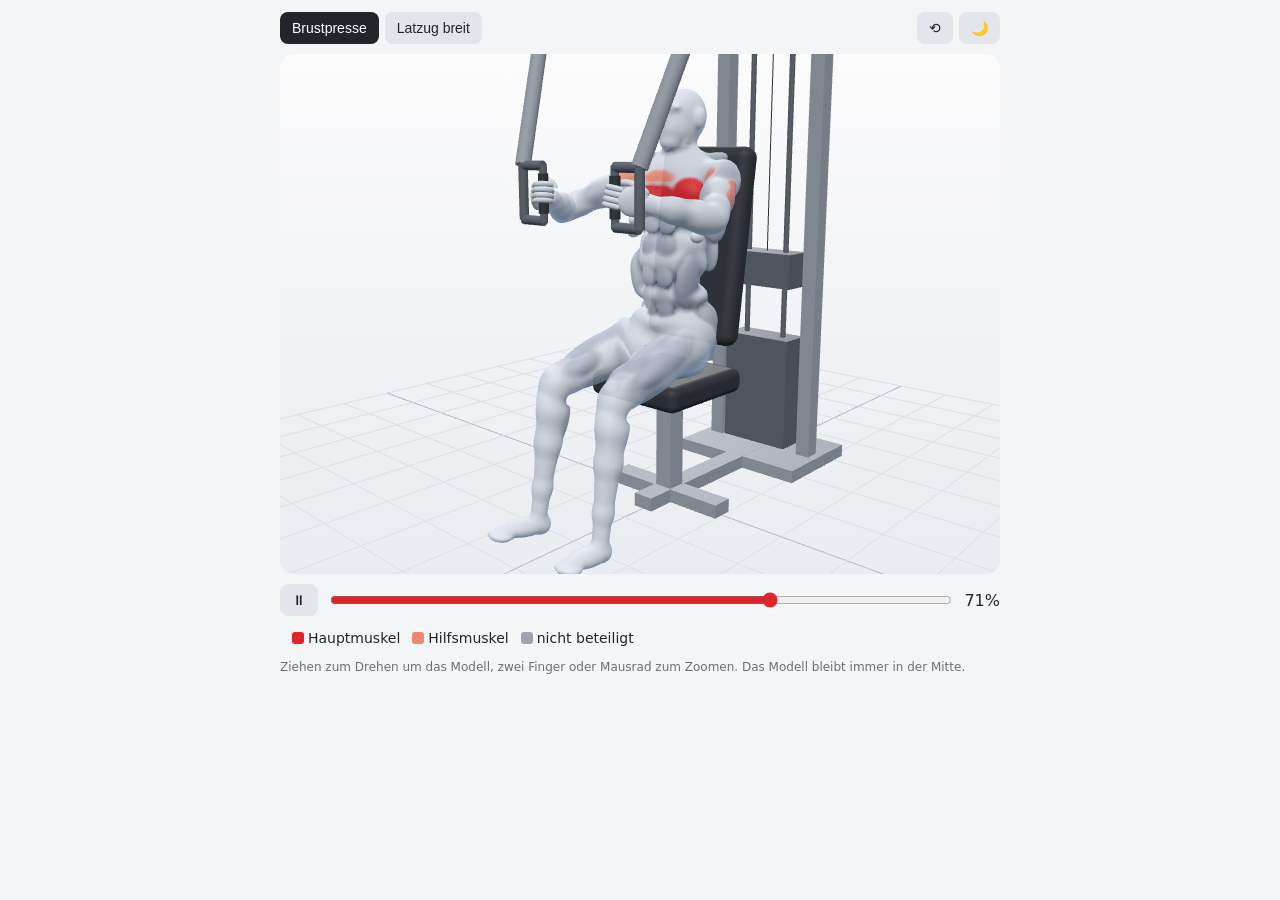
<file: fitness/app/static/proto.html>
<!doctype html>
<html lang="de" data-theme="light">
<head>
<meta charset="utf-8"><meta name="viewport" content="width=device-width,initial-scale=1">
<title>Fitness Coach: 3D-Prototyp</title>
<style>
  :root{--bg:#f4f5f7;--fg:#22252a;--card:linear-gradient(#fbfbfc,#e9ecf0);--btn:#e3e5ea;--muted:#6b7078;--accent:#22252a;--accentFg:#fff}
  [data-theme=dark]{--bg:#15171b;--fg:#e8eaee;--card:linear-gradient(#20242a,#15181d);--btn:#2a2e35;--muted:#9aa0aa;--accent:#e8eaee;--accentFg:#15171b}
  body{margin:0;font-family:system-ui,sans-serif;background:var(--bg);color:var(--fg);transition:background .2s}
  .wrap{max-width:720px;margin:auto;padding:12px}
  .bar{display:flex;gap:6px;flex-wrap:wrap;align-items:center}
  button{border:0;padding:8px 12px;border-radius:8px;background:var(--btn);color:var(--fg);font-size:14px;cursor:pointer}
  button.on{background:var(--accent);color:var(--accentFg)}
  .sp{flex:1}
  #v{height:min(70vh,520px);background:var(--card);border-radius:14px;margin:10px 0;touch-action:none}
  .ctl{display:flex;gap:10px;align-items:center}
  input[type=range]{flex:1;accent-color:#e0242b}
  .leg{font-size:14px}.leg span{display:inline-block;width:12px;height:12px;border-radius:3px;margin:0 4px 0 12px;vertical-align:-1px}
  .hint{font-size:12px;color:var(--muted)}
</style>
</head>
<body><div class="wrap">
<div class="bar"><span id="tabs" class="bar"></span><span class="sp"></span><button id="reset" title="Ansicht zurücksetzen">⟲</button><button id="theme" title="Hell/Dunkel">🌙</button></div>
<div id="v"></div>
<div class="ctl"><button id="play">⏸</button><input id="t" type="range" min="0" max="1000" value="0"><span id="pct">0%</span></div>
<p class="leg"><span style="background:#e0242b"></span>Hauptmuskel<span style="background:#f0876f"></span>Hilfsmuskel<span style="background:#9ea4ad"></span>nicht beteiligt</p>
<p class="hint">Ziehen zum Drehen um das Modell, zwei Finger oder Mausrad zum Zoomen. Das Modell bleibt immer in der Mitte.</p>
</div>
<script type="module">
import { ExerciseViewer } from './viewer.js';
import { ANIMS } from './anims.js';
const EX = {
  chest_press: { name: 'Brustpresse', m: { primary: ['chest'], secondary: ['front_delt', 'triceps', 'chest_upper'] } },
  lat_pulldown_wide: { name: 'Latzug breit', m: { primary: ['lats'], secondary: ['biceps', 'rhomboids', 'rear_delt', 'traps'] } },
};
let theme = 'light';
try { theme = localStorage.getItem('fc-theme') || (matchMedia('(prefers-color-scheme: dark)').matches ? 'dark' : 'light'); } catch (e) {}
document.documentElement.dataset.theme = theme;
const v = new ExerciseViewer(document.getElementById('v'), { theme });
window.viewer = v;
const $ = (id) => document.getElementById(id);
const tabs = $('tabs'), slider = $('t'), pct = $('pct'), pb = $('play'), tb = $('theme');
tb.textContent = theme === 'dark' ? '☀️' : '🌙';
function sel(id) {
  [...tabs.children].forEach(b => b.classList.toggle('on', b.dataset.id === id));
  v.setExercise(ANIMS[id], EX[id].m); v.play(true); pb.textContent = '⏸';
}
for (const [id, e] of Object.entries(EX)) { const b = document.createElement('button'); b.textContent = e.name; b.dataset.id = id; b.onclick = () => sel(id); tabs.append(b); }
v.onTick = (t) => { slider.value = Math.round(t * 1000); pct.textContent = Math.round(t * 100) + '%'; };
slider.oninput = () => { v.play(false); pb.textContent = '▶'; v.setT(slider.value / 1000); pct.textContent = Math.round(slider.value / 10) + '%'; };
pb.onclick = () => { v.play(!v.playing); pb.textContent = v.playing ? '⏸' : '▶'; };
$('reset').onclick = () => v.resetView();
tb.onclick = () => {
  theme = theme === 'dark' ? 'light' : 'dark';
  document.documentElement.dataset.theme = theme; v.setTheme(theme); tb.textContent = theme === 'dark' ? '☀️' : '🌙';
  try { localStorage.setItem('fc-theme', theme); } catch (e) {}
};
const q = new URLSearchParams(location.search);
if (q.get('theme')) { theme = q.get('theme') === 'dark' ? 'light' : 'dark'; tb.onclick(); }
sel(q.get('ex') || 'chest_press');
</script>
</body></html>
</file>
